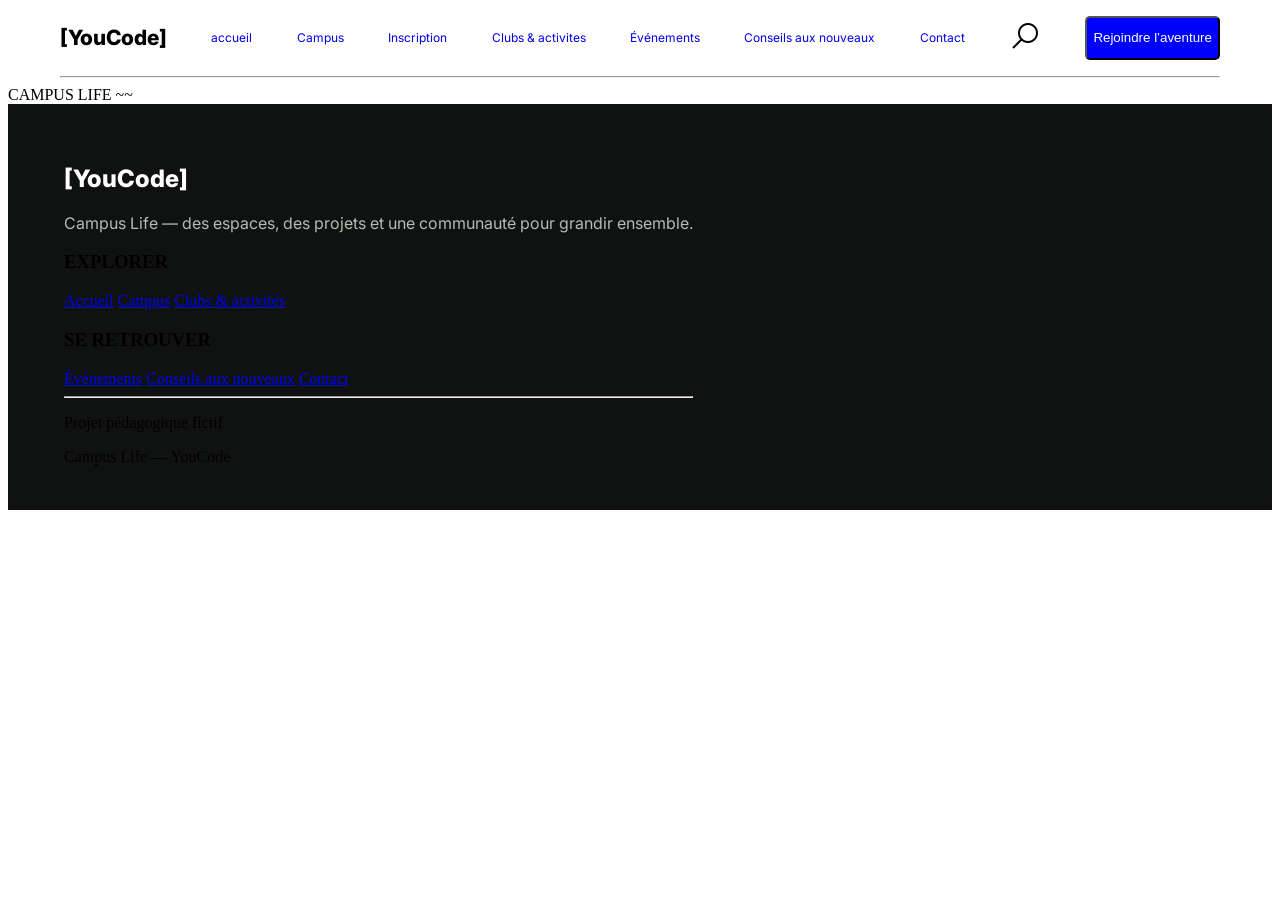
<file: YouCode/index.html>
<!DOCTYPE html>
<html>

<head>
    <meta charset="UTF-8">
    <title>accueil web</title>
    <link rel="stylesheet" href="/CSS/style.css">
    <link href="https://fonts.googleapis.com/css2?family=Inter:ital,opsz,wght@0,14..32,100..900;1,14..32,100..900&display=swap" rel="stylesheet">
</head>

<body>
    <header>
        <nav class="nav">
            <h2>[YouCode]</h2>
            <a href="index.html">accueil</a>
            <a href="campus.html">Campus</a>
            <a href="registration.html">Inscription</a>
            <a href="#">Clubs & activites</a>
            <a href="#">Événements</a>
            <a href="#">Conseils aux nouveaux</a>
            <a href="#">Contact</a>
            <a href="#" id="search"><img src="/assets/icons/IconSearch.png" alt="search_icon"></a>
            <a href="registration.html"> <button> Rejoindre l’aventure</button></a>
        </nav>
        <hr>
    </header>
    <main>
        <section class="welcome">
            <div>
                <span id="title1">CAMPUS</span>
                <span id="title2">LIFE</span>
                <span id="title3">~~</span>
            </div>
        </section>
    </main>







       <footer>
        <section>
            <div class="footer_top"></div>
            <div class="footer_div1">
                <h2>[YouCode]</h2>
                <p>Campus Life — des espaces, des projets et une communauté pour grandir ensemble.</p>
            </div>
            <div class="footer_div2">
                <h3>EXPLORER</h3>
                <nav>
                    <a href="index.html">Accueil</a>
                    <a href="campus.html">Campus</a>
                    <a href="#">Clubs & activités</a>
                </nav>
            </div>
            <div class="footer_div3">
                <h3>SE RETROUVER</h3>
                <nav>
                    <a href="#">Événements</a>
                    <a href="#">Conseils aux nouveaux</a>
                    <a href="#">Contact</a>
                </nav>
            </div>
            <hr>
            <div class="footer_bottom">
                <div>
                    <p>Projet pédagogique fictif</p>
                </div>
                <div>
                    <p>Campus Life — YouCode</p>
                </div>
            </div>
        </section>
    </footer>
</body>

</html>
</file>
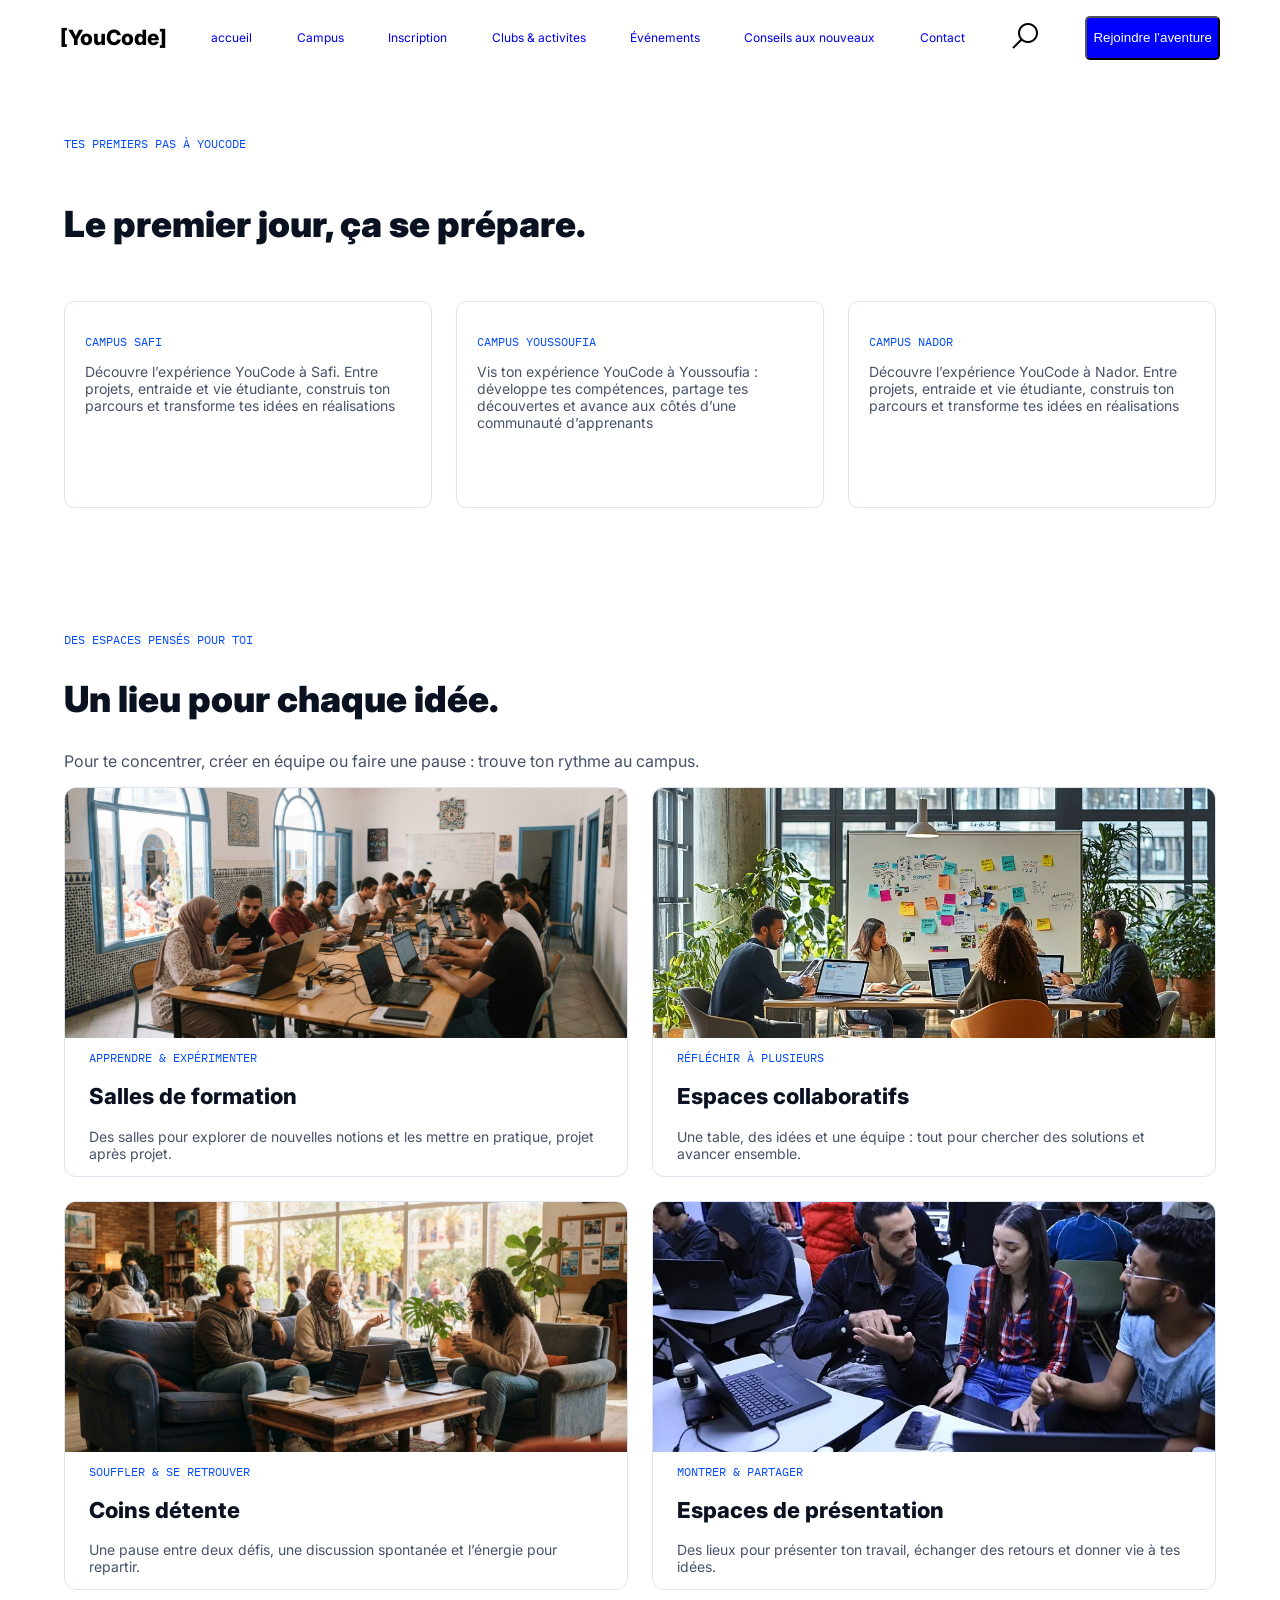
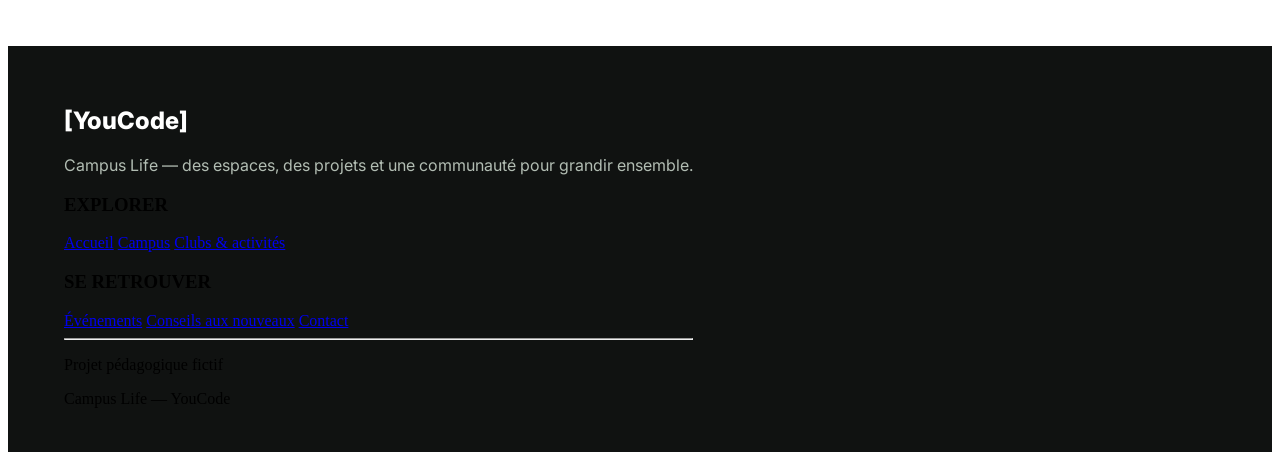
<file: YouCode/campus.html>
<!DOCTYPE html>
<html>

<head>
    <meta charset="UTF-8">
    <title>Campus</title>
    <link rel="stylesheet" href="/CSS/style.css">
    <link
        href="https://fonts.googleapis.com/css2?family=Inter:ital,opsz,wght@0,14..32,100..900;1,14..32,100..900&display=swap"
        rel="stylesheet">
    <link
        href="https://fonts.googleapis.com/css2?family=IBM+Plex+Mono:ital,wght@0,100;0,200;0,300;0,400;0,500;0,600;0,700;1,100;1,200;1,300;1,400;1,500;1,600;1,700&family=Inter:ital,opsz,wght@0,14..32,100..900;1,14..32,100..900&display=swap"
        rel="stylesheet">
</head>

<body>
    <header>
        <nav class="nav">
            <h2>[YouCode]</h2>
            <a href="index.html">accueil</a>
            <a href="campus.html">Campus</a>
            <a href="registration.html">Inscription</a>
            <a href="#">Clubs & activites</a>
            <a href="#">Événements</a>
            <a href="#">Conseils aux nouveaux</a>
            <a href="#">Contact</a>
            <a href="#" id="search"><img src="/assets/icons/IconSearch.png" alt="search_icon"></a>
            <a href="registration.html"> <button> Rejoindre l’aventure</button></a>
        </nav>
    </header>
    <main>
        <section class="section1">
            <div class="tes_premiers">
                <p>TES PREMIERS PAS À YOUCODE</p>
                <h1>Le premier jour, ça se prépare.</h1>
            </div>
            <div class="campus_container">
                <div>
                    <h3>CAMPUS SAFI</h3>
                    <p>Découvre l’expérience YouCode à Safi. Entre projets, entraide et vie étudiante, construis ton
                        parcours et transforme tes idées en réalisations</p>
                </div>
                <div>
                    <h3>CAMPUS YOUSSOUFIA</h3>
                    <p>Vis ton expérience YouCode à Youssoufia : développe tes compétences, partage tes découvertes et
                        avance aux côtés d’une communauté d’apprenants</p>
                </div>
                <div>
                    <h3>CAMPUS NADOR</h3>
                    <p>Découvre l’expérience YouCode à Nador. Entre projets, entraide et vie étudiante, construis ton
                        parcours et transforme tes idées en réalisations</p>
                </div>
            </div>
        </section>
        <section class="section2">
            <div class="des_espaces">
                <p id="p1">DES ESPACES PENSÉS POUR TOI</p>
                <h1>Un lieu pour chaque idée.</h1>
                <p id="p2">Pour te concentrer, créer en équipe ou faire une pause : trouve ton rythme au campus.</p>
            </div>
            <div class="section2_container">
                <div class="container1">
                    <div>
                        <img src="/assets/pictures/salles de formation.png" alt="salles de formation">
                        <p id="container1_p1">APPRENDRE & EXPÉRIMENTER</p>
                        <h1>Salles de formation</h1>
                        <p id="container1_p2">Des salles pour explorer de nouvelles notions et les mettre en pratique,
                            projet après projet.
                        </p>
                    </div>
                    <div>
                        <img src="/assets/pictures/espace collaboratif.jpg" alt="espaces collaboratifs">
                        <p id="container1_p1">RÉFLÉCHIR À PLUSIEURS</p>
                        <h1>Espaces collaboratifs</h1>
                        <p id="container1_p2">Une table, des idées et une équipe : tout pour chercher des solutions et
                            avancer ensemble.
                        </p>
                    </div>
                </div>
                <div class="container2">
                    <div>
                        <img src="/assets/pictures/coins detente.png" alt="coins detente">
                        <p id="container2_p1">SOUFFLER & SE RETROUVER</p>
                        <h1>Coins détente</h1>
                        <p id="container2_p2">Une pause entre deux défis, une discussion spontanée et l’énergie pour
                            repartir.</p>
                    </div>
                    <div>
                        <img src="/assets/pictures/espace de presentation.png" alt="espaces collaboratifs">
                        <p id="container2_p1">MONTRER & PARTAGER</p>
                        <h1>Espaces de présentation</h1>
                        <p id="container2_p2">Des lieux pour présenter ton travail, échanger des retours et donner vie à
                            tes idées.</p>
                    </div>
                </div>
            </div>
        </section>
    </main>
    <footer>
        <section>
            <div class="footer_top"></div>
            <div class="footer_div1">
                <h2>[YouCode]</h2>
                <p>Campus Life — des espaces, des projets et une communauté pour grandir ensemble.</p>
            </div>
            <div class="footer_div2">
                <h3>EXPLORER</h3>
                <nav>
                    <a href="index.html">Accueil</a>
                    <a href="campus.html">Campus</a>
                    <a href="#">Clubs & activités</a>
                </nav>
            </div>
            <div class="footer_div3">
                <h3>SE RETROUVER</h3>
                <nav>
                    <a href="#">Événements</a>
                    <a href="#">Conseils aux nouveaux</a>
                    <a href="#">Contact</a>
                </nav>
            </div>
            <hr>
            <div class="footer_bottom">
                <div>
                    <p>Projet pédagogique fictif</p>
                </div>
                <div>
                    <p>Campus Life — YouCode</p>
                </div>
            </div>
        </section>
    </footer>

</body>

</html>
</file>
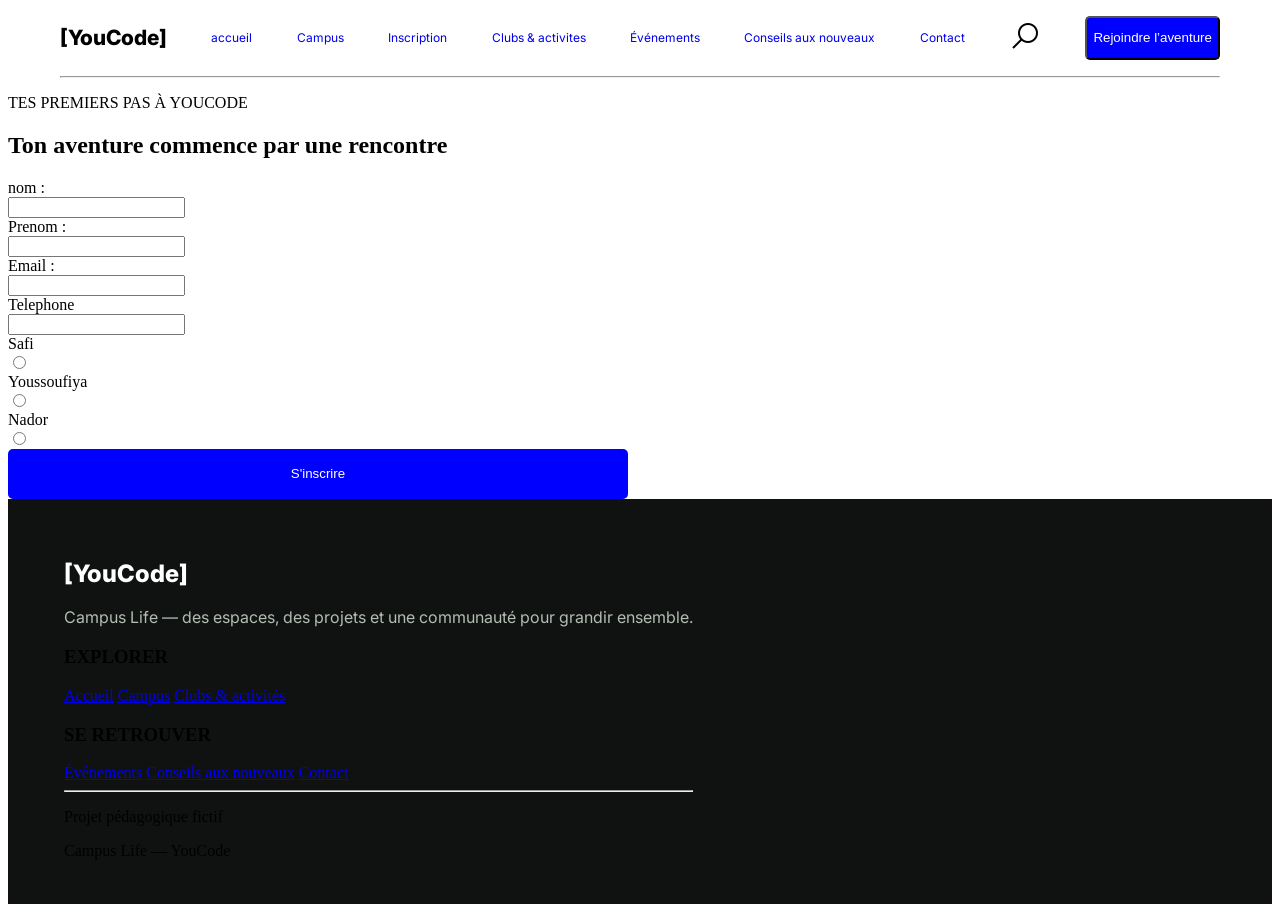
<file: YouCode/registration.html>
<!DOCTYPE html>
<html>

<head>
    <meta charset="UTF-8">
    <title>Inscription</title>
    <link rel="stylesheet" href="/CSS/style.css">
    <link
        href="https://fonts.googleapis.com/css2?family=Inter:ital,opsz,wght@0,14..32,100..900;1,14..32,100..900&display=swap"
        rel="stylesheet">
</head>

<body>
    <header>
        <nav class="nav">
            <h2>[YouCode]</h2>
            <a href="index.html">accueil</a>
            <a href="campus.html">Campus</a>
            <a href="registration.html">Inscription</a>
            <a href="#">Clubs & activites</a>
            <a href="#">Événements</a>
            <a href="#">Conseils aux nouveaux</a>
            <a href="#">Contact</a>
            <a href="#" id="search"><img src="/assets/icons/IconSearch.png" alt="search_icon"></a>
            <a href="registration.html"> <button> Rejoindre l’aventure</button></a>
        </nav>
        <hr>
    </header>
    <main>
        <section>
            <div>
                <p>TES PREMIERS PAS À YOUCODE</p>
                <h1>Ton aventure commence par une rencontre</h1>
            </div>
            <div>
                <form>
                    <div>
                        <label for="Nom">nom :</label><br>
                        <input type="text">
                    </div>
                    <div>
                        <label for="Prenom">Prenom :</label><br>
                        <input type="text">
                    </div>
                    <div>
                        <label for="Email">Email :</label><br>
                        <input type="email">
                    </div>
                    <div>
                        <label for="Telephone">Telephone</label><br>
                        <input type="tel">
                    </div>
                    <div>
                        <label for="radio">Safi</label><br>
                        <input type="radio">
                    </div>
                    <div>
                        <label for="radio">Youssoufiya</label><br>
                        <input type="radio">
                    </div>
                    <div>
                        <label for="radio">Nador</label><br>
                        <input type="radio">
                    </div>
                    <div>
                        <button id="button_Sinscrire">S'inscrire</button>
                    </div>
                </form>
            </div>
        </section>
    </main>
    <footer>
        <section>
            <div class="footer_top"></div>
            <div class="footer_div1">
                <h2>[YouCode]</h2>
                <p>Campus Life — des espaces, des projets et une communauté pour grandir ensemble.</p>
            </div>
            <div class="footer_div2">
                <h3>EXPLORER</h3>
                <nav>
                    <a href="index.html">Accueil</a>
                    <a href="campus.html">Campus</a>
                    <a href="#">Clubs & activités</a>
                </nav>
            </div>
            <div class="footer_div3">
                <h3>SE RETROUVER</h3>
                <nav>
                    <a href="#">Événements</a>
                    <a href="#">Conseils aux nouveaux</a>
                    <a href="#">Contact</a>
                </nav>
            </div>
            <hr>
            <div class="footer_bottom">
                <div>
                    <p>Projet pédagogique fictif</p>
                </div>
                <div>
                    <p>Campus Life — YouCode</p>
                </div>
            </div>
        </section>
    </footer>
</body>

</html>
</file>
<file: CSS/style.css>
body {
    background-color: white;
}

header {
    background-color: white;
    padding-right: 52px;
    padding-left: 52px;
}
footer {
    background-color: #101211;
    padding-top: 40px;
    padding-right: 56px;
    padding-bottom: 28px;
    padding-left: 56px;
    gap: 28px;
    display: flex;
    flex-direction: row;

    justify-content: space-between;
}


.nav {
    font-family: "Inter", sans-serif;
    font-weight: 400;
    font-size: 12px;
    display: flex;

    align-items: center;
    justify-content: space-between;
    gap: 20px;
}

.nav h2 {
    font-family: "Inter", sans-serif;
    font-size: 21px;
    font-weight: 800;
}

.nav a:hover {
    border-bottom: solid blue 2px;
}

.nav a {
    text-decoration: none;
    white-space: nowrap;
}

button {

    background-color: blue;
    color: white;

    display: flex;
    height: 44px;
    justify-content: center;
    align-items: center;
    border-radius: 5px;
}

button:hover {
    background-color: brown;
}

#button_Sinscrire {
    background-color: blue;
    color: white;
    width: 620px;
    height: 50px;
    border-radius: 5px;
    border: 1px;
}

.section1 {
    padding: 56px;
    display: flex;
    flex-direction: column;
    gap: 28px;
}

.tes_premiers {

    display: flex;
    flex-direction: column;
    gap: 12px;
}

.tes_premiers p {

    color: #034BFF;
    font-size: 12px;
    font-weight: 400;
    font-family: "IBM Plex Mono", sans-serif;
}

.tes_premiers h1 {

    line-height: 108%;
    font-size: 36px;
    color: #0A1222;
    font-weight: 900;
    font-family: "Inter", sans-serif;
}

.campus_container {
    display: flex;
    gap: 24px;
}

.campus_container div {
    border: 1px solid #DDE4F0;
    border-radius: 10px;

    flex: 1;
    height: 165px;
    padding: 20px;
}

.campus_container div h3 {
    font-family: "IBM Plex Mono", sans-serif;
    color: #034BFF;
    font-weight: 400;
    font-size: 12px;

}

.campus_container div p {
    font-family: "Inter", sans-serif;
    color: #47526A;
    font-weight: 400;
    font-size: 14px;
}

.section2 {
    padding: 56px;
    gap: 28px;
}

.des_espaces #p1 {
    color: #034BFF;
    font-family: "IBM Plex Mono", sans-serif;
    font-weight: 400;
    font-size: 12px;
}

.des_espaces h1 {
    font-family: "Inter", sans-serif;
    color: #0A1222;
    font-weight: 900;
    font-size: 36px;
}

.des_espaces #p2 {
    color: #47526A;
    font-family: "Inter", sans-serif;
    font-weight: 400;
    font-size: 16px;
}

.container1 {
    display: flex;
    gap: 24px;
    margin-bottom: 24px;
}

.container2 {
    display: flex;
    gap: 24px;
}

.container1 div,
.container2 div {
    flex: 1;
    overflow: hidden;
    border: 1px solid #DDE4F0;
    border-radius: 12px;
}

.container1 img,
.container2 img {
    width: 100%;
    height: 250px;
    object-fit: cover;
    display: block;
}

.container1 div #container1_p1,
.container2 div #container2_p1 {
    font-family: "IBM Plex Mono", sans-serif;
    font-size: 12px;
    font-weight: 400;
    color: #034BFF;

    margin-left: 24px;
    margin-right: 24px;
}

.container1 div #container1_p2,
.container2 div #container2_p2 {
    font-family: "Inter", sans-serif;
    color: #47526A;
    font-weight: 400;
    font-size: 14px;

    margin-left: 24px;
    margin-right: 24px;
}

.container1 div h1,
.container2 div h1 {
    font-family: "Inter", sans-serif;
    color: #0A1222;
    font-weight: 800;
    font-size: 22px;

    margin-left: 24px;
    margin-right: 24px;
}

.footer_div1 {
    display: flexbox;
}

.footer_div1 h2 {
    font-family: "Inter", sans-serif;
    color: white;
    font-weight: 800;
    font-size: 24px;
}

.footer_div1 p {
    font-family: "Inter", sans-serif;
    color: #B2BDB3;
    font-weight: 400;
    font-size: 16px;
}
</file>
